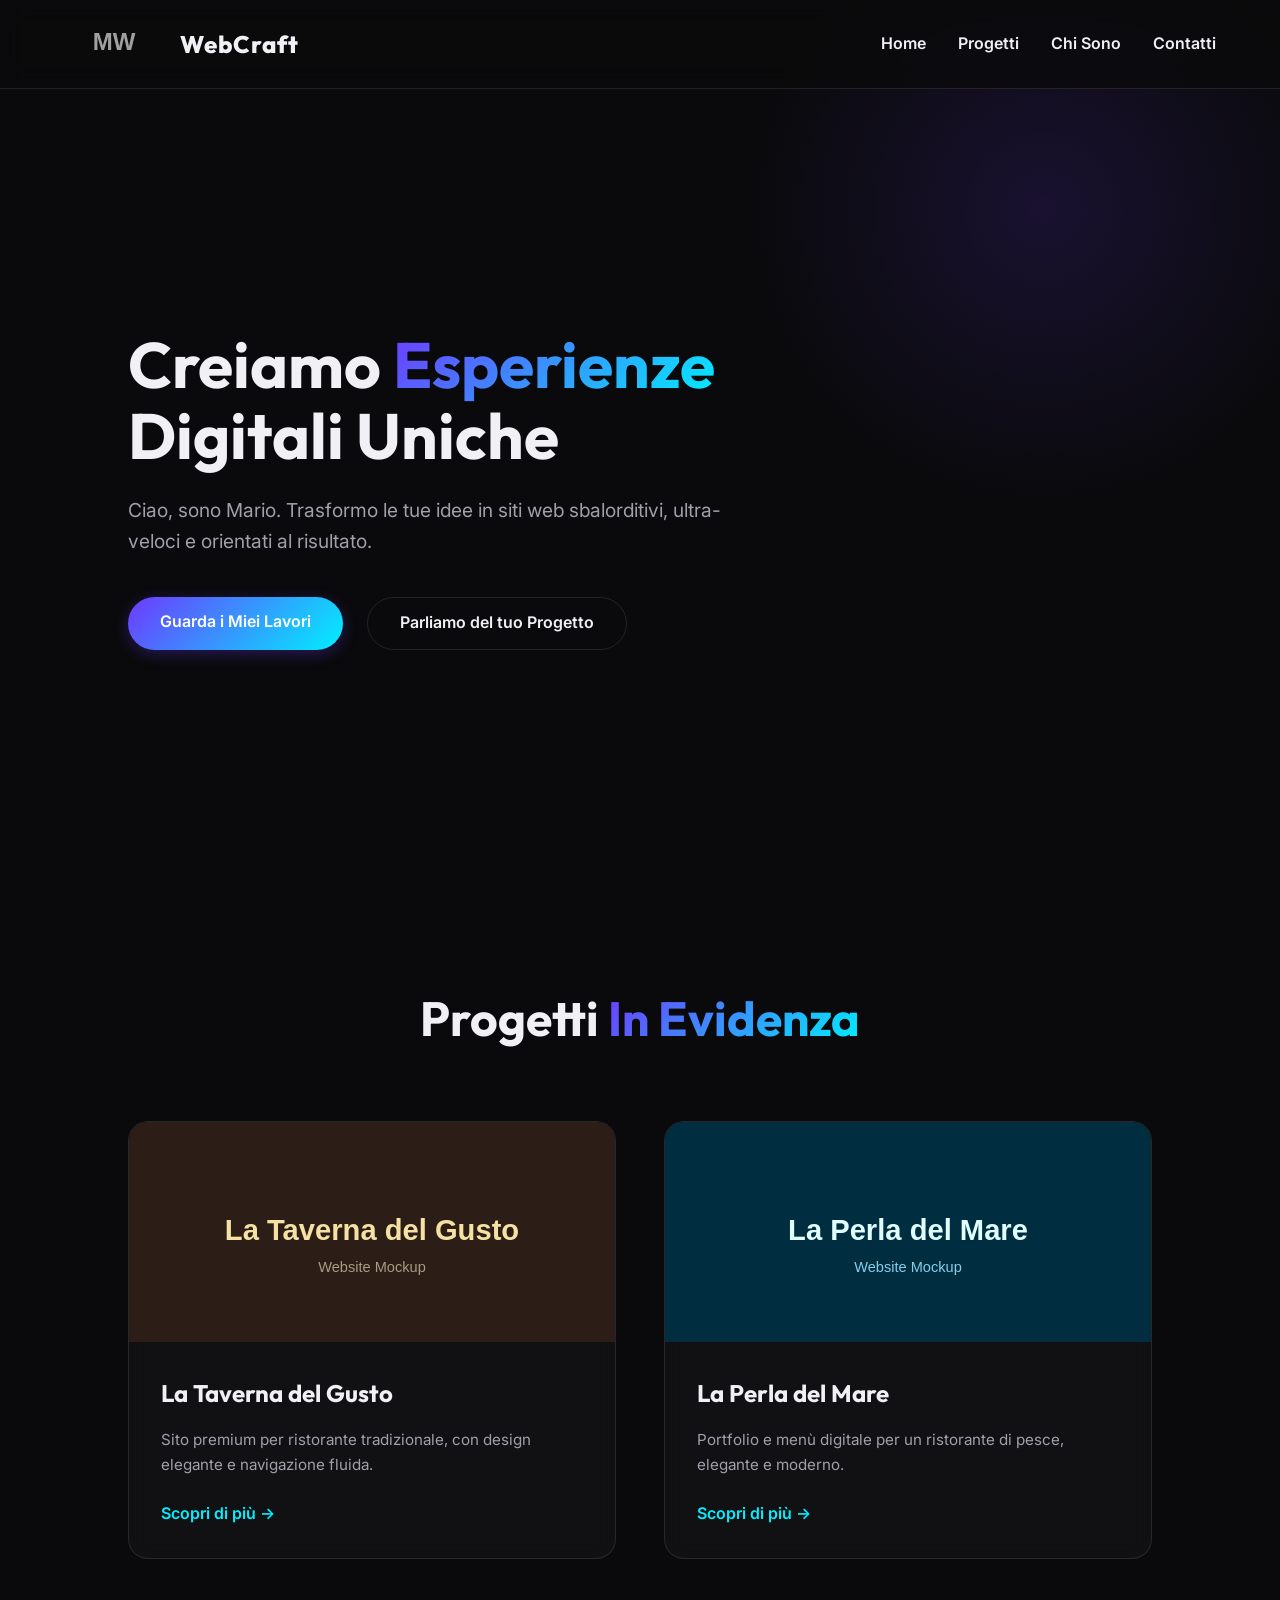
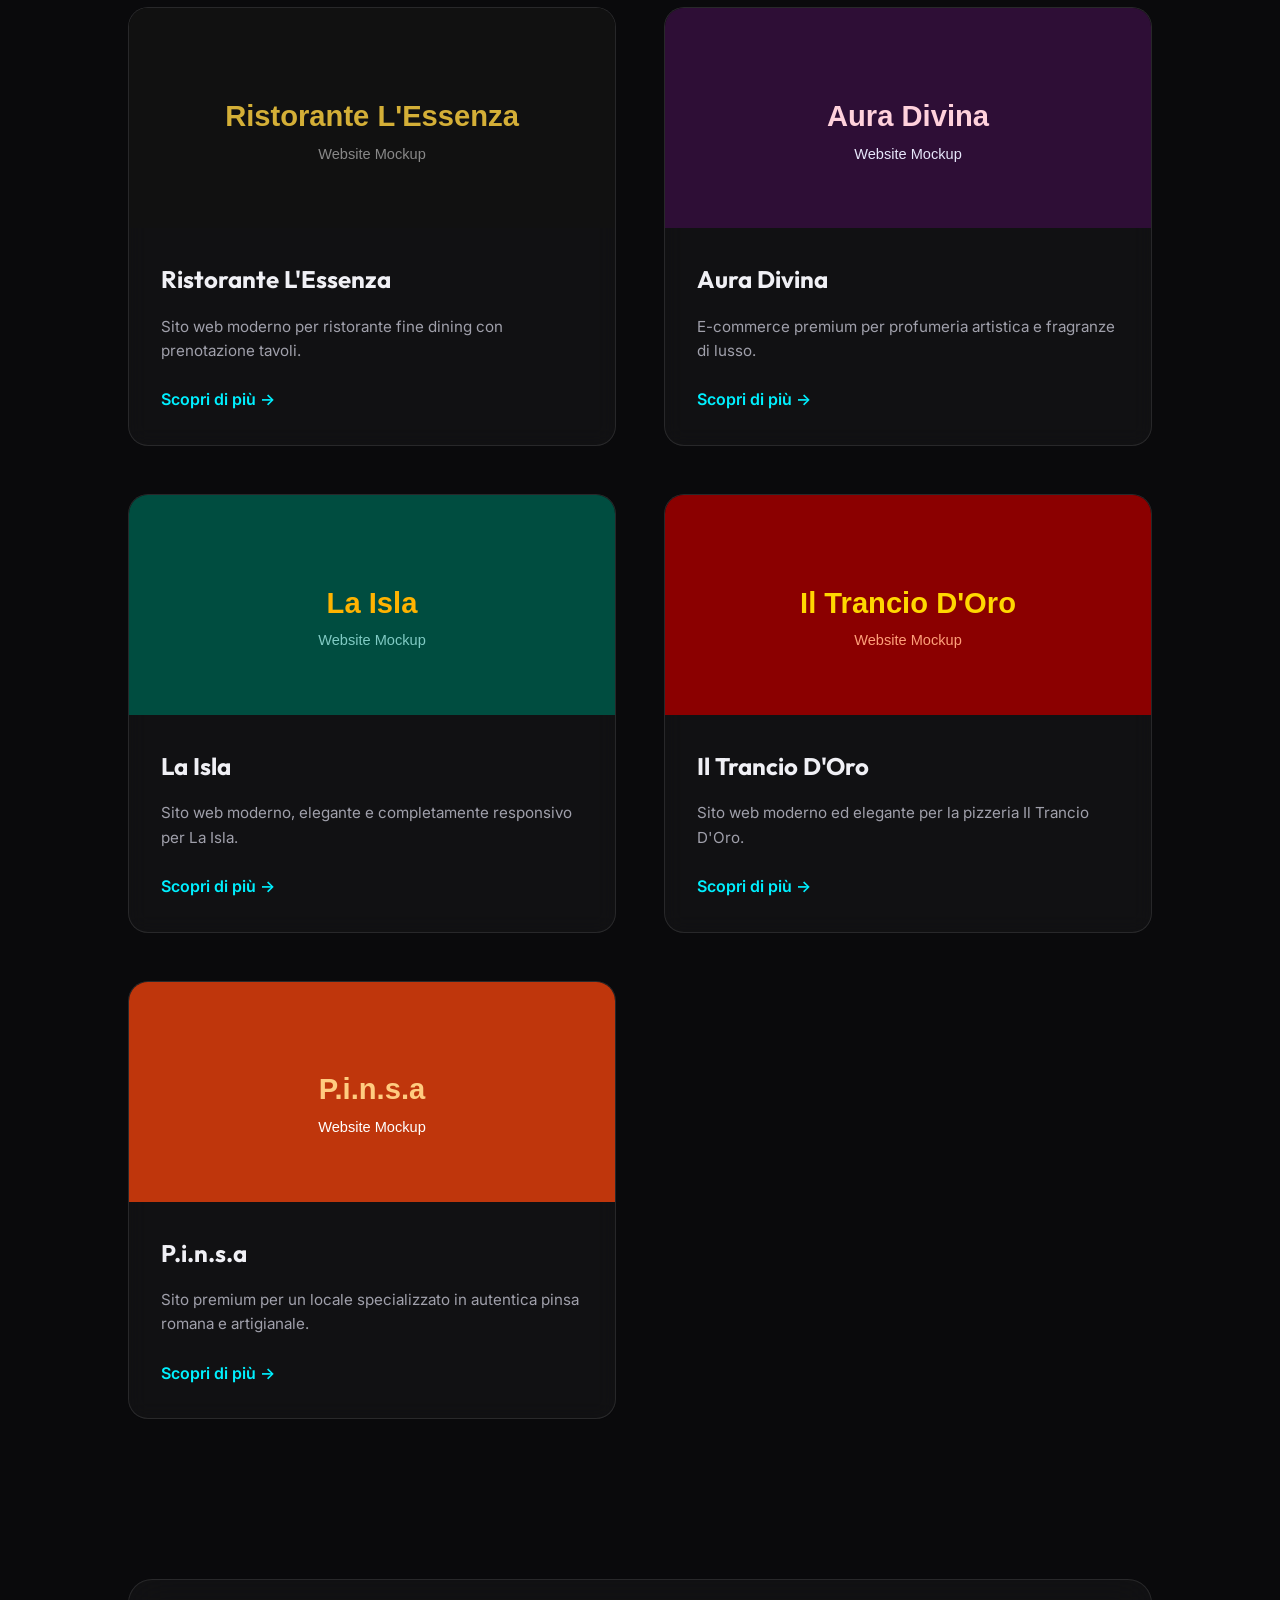
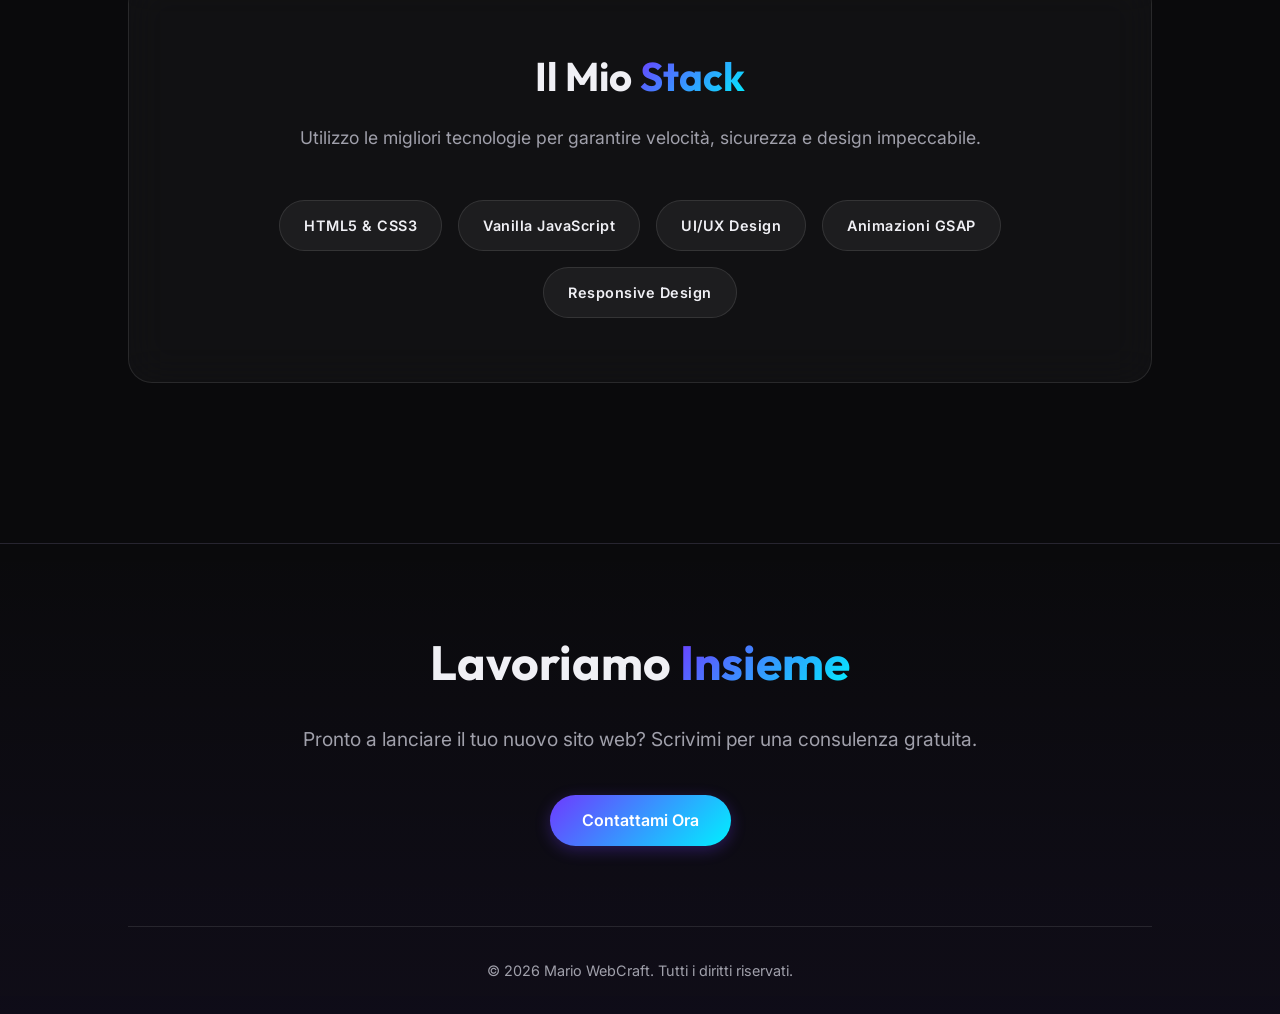
<file: MW WebCraft/index.html>
<!DOCTYPE html>
<html lang="it">

<head>
              <meta charset="UTF-8">
              <meta name="viewport" content="width=device-width, initial-scale=1.0">
              <title>Mario WebCraft | Web Designer & Developer</title>
              <meta name="description"
                            content="Portfolio di Mario, Web Designer e Sviluppatore specializzato in siti web moderni, reattivi e di grande impatto visivo.">
              <link rel="stylesheet" href="css/style.css">
              <link href="https://fonts.googleapis.com/css2?family=Inter:wght@300;400;600;800&family=Outfit:wght@400;700&display=swap"
                            rel="stylesheet">
</head>

<body>

              <!-- Navbar -->
              <nav class="navbar">
                            <div class="logo">
                                          <img src="images/logo.svg" alt="Mario WebCraft Logo" id="nav-logo">
                                          <span>WebCraft</span>
                            </div>
                            <ul class="nav-links">
                                          <li><a href="#home">Home</a></li>
                                          <li><a href="#projects">Progetti</a></li>
                                          <li><a href="#about">Chi Sono</a></li>
                                          <li><a href="#contact">Contatti</a></li>
                            </ul>
              </nav>

              <!-- Hero Section -->
              <section id="home" class="hero">
                            <div class="hero-content">
                                          <h1 class="hero-title">Creiamo <span class="gradient-text">Esperienze</span>
                                                        Digitali Uniche</h1>
                                          <p class="hero-subtitle">Ciao, sono Mario. Trasformo le tue idee in siti web
                                                        sbalorditivi, ultra-veloci e orientati al risultato.</p>
                                          <div class="hero-buttons">
                                                        <a href="#projects" class="btn btn-primary">Guarda i Miei
                                                                      Lavori</a>
                                                        <a href="#contact" class="btn btn-secondary">Parliamo del tuo
                                                                      Progetto</a>
                                          </div>
                            </div>
                            <div class="hero-visual">
                                          <div class="glass-orb"></div>
                                          <!-- Logo generated image will be placed near here or used in nav -->
                            </div>
              </section>

              <!-- Projects Section -->
              <section id="projects" class="projects-section">
                            <h2>Progetti <span class="gradient-text">In Evidenza</span></h2>
                            <div class="projects-grid">

                                          <!-- Project 1 -->
                                          <article class="project-card">
                                                        <div class="card-image-wrapper">
                                                                      <img src="images/taverna_gusto.svg"
                                                                                    alt="La Taverna del Gusto"
                                                                                    class="project-img">
                                                        </div>
                                                        <div class="project-info">
                                                                      <h3>La Taverna del Gusto</h3>
                                                                      <p>Sito premium per ristorante tradizionale, con
                                                                                    design elegante e navigazione
                                                                                    fluida.</p>
                                                                      <a href="https://trattoria-anticoborgo.onrender.com/"
                                                                                    class="project-link"
                                                                                    target="_blank">Scopri di più
                                                                                    &rarr;</a>
                                                        </div>
                                          </article>

                                          <!-- Project 2 -->
                                          <article class="project-card">
                                                        <div class="card-image-wrapper">
                                                                      <img src="images/perla_mare.svg"
                                                                                    alt="La Perla del Mare"
                                                                                    class="project-img">
                                                        </div>
                                                        <div class="project-info">
                                                                      <h3>La Perla del Mare</h3>
                                                                      <p>Portfolio e menù digitale per un ristorante di
                                                                                    pesce, elegante e moderno.</p>
                                                                      <a href="https://osteriadagaz-sito.onrender.com/"
                                                                                    class="project-link"
                                                                                    target="_blank">Scopri di più
                                                                                    &rarr;</a>
                                                        </div>
                                          </article>

                                          <!-- Project 3 -->
                                          <article class="project-card">
                                                        <div class="card-image-wrapper">
                                                                      <img src="images/ristorante_essenza.svg"
                                                                                    alt="Ristorante L'Essenza"
                                                                                    class="project-img">
                                                        </div>
                                                        <div class="project-info">
                                                                      <h3>Ristorante L'Essenza</h3>
                                                                      <p>Sito web moderno per ristorante fine dining con
                                                                                    prenotazione tavoli.</p>
                                                                      <a href="https://ristorante-l-essenza-mmq4.onrender.com/"
                                                                                    class="project-link"
                                                                                    target="_blank">Scopri di più
                                                                                    &rarr;</a>
                                                        </div>
                                          </article>

                                          <!-- Project 4 -->
                                          <article class="project-card">
                                                        <div class="card-image-wrapper">
                                                                      <img src="images/profumeria.svg" alt="Aura Divina"
                                                                                    class="project-img">
                                                        </div>
                                                        <div class="project-info">
                                                                      <h3>Aura Divina</h3>
                                                                      <p>E-commerce premium per profumeria artistica e
                                                                                    fragranze di lusso.</p>
                                                                      <a href="https://profumeria.onrender.com"
                                                                                    class="project-link"
                                                                                    target="_blank">Scopri di più
                                                                                    &rarr;</a>
                                                        </div>
                                          </article>

                                          <!-- Project 5 -->
                                          <article class="project-card">
                                                        <div class="card-image-wrapper">
                                                                      <img src="images/la_isla.svg" alt="La Isla"
                                                                                    class="project-img">
                                                        </div>
                                                        <div class="project-info">
                                                                      <h3>La Isla</h3>
                                                                      <p>Sito web moderno, elegante e completamente
                                                                                    responsivo per La Isla.</p>
                                                                      <a href="https://la-isla.onrender.com"
                                                                                    class="project-link"
                                                                                    target="_blank">Scopri di più
                                                                                    &rarr;</a>
                                                        </div>
                                          </article>

                                          <!-- Project 6 -->
                                          <article class="project-card">
                                                        <div class="card-image-wrapper">
                                                                      <img src="images/il_trancio_d_oro.svg"
                                                                                    alt="Il Trancio D'Oro"
                                                                                    class="project-img">
                                                        </div>
                                                        <div class="project-info">
                                                                      <h3>Il Trancio D'Oro</h3>
                                                                      <p>Sito web moderno ed elegante per la pizzeria
                                                                                    Il Trancio D'Oro.</p>
                                                                      <a href="https://sensounico.netlify.app/"
                                                                                    class="project-link"
                                                                                    target="_blank">Scopri di più
                                                                                    &rarr;</a>
                                                        </div>
                                          </article>

                                          <!-- Project 7 -->
                                          <article class="project-card">
                                                        <div class="card-image-wrapper">
                                                                      <img src="images/pinsa.svg"
                                                                                    alt="P.i.n.s.a"
                                                                                    class="project-img">
                                                        </div>
                                                        <div class="project-info">
                                                                      <h3>P.i.n.s.a</h3>
                                                                      <p>Sito premium per un locale specializzato in autentica pinsa romana e artigianale.</p>
                                                                      <a href="https://pinsa.netlify.app/"
                                                                                    class="project-link"
                                                                                    target="_blank">Scopri di più
                                                                                    &rarr;</a>
                                                        </div>
                                          </article>

                            </div>
              </section>

              <!-- About Section -->
              <section id="about" class="about-section">
                            <div class="about-container glass-panel">
                                          <h2>Il Mio <span class="gradient-text">Stack</span></h2>
                                          <p>Utilizzo le migliori tecnologie per garantire velocità, sicurezza e design
                                                        impeccabile.</p>
                                          <div class="skills-grid">
                                                        <div class="skill-tag">HTML5 & CSS3</div>
                                                        <div class="skill-tag">Vanilla JavaScript</div>
                                                        <div class="skill-tag">UI/UX Design</div>
                                                        <div class="skill-tag">Animazioni GSAP</div>
                                                        <div class="skill-tag">Responsive Design</div>
                                          </div>
                            </div>
              </section>

              <!-- Footer / Contact -->
              <footer id="contact" class="footer">
                            <div class="footer-content">
                                          <h2>Lavoriamo <span class="gradient-text">Insieme</span></h2>
                                          <p>Pronto a lanciare il tuo nuovo sito web? Scrivimi per una consulenza
                                                        gratuita.</p>
                                          <a href="mailto:mwwebcraft@gmail.com" class="btn btn-primary">Contattami
                                                        Ora</a>
                            </div>
                            <div class="footer-bottom">
                                          <p>&copy; 2026 Mario WebCraft. Tutti i diritti riservati.</p>
                            </div>
              </footer>

              <script src="js/main.js"></script>
</body>

</html>
</file>
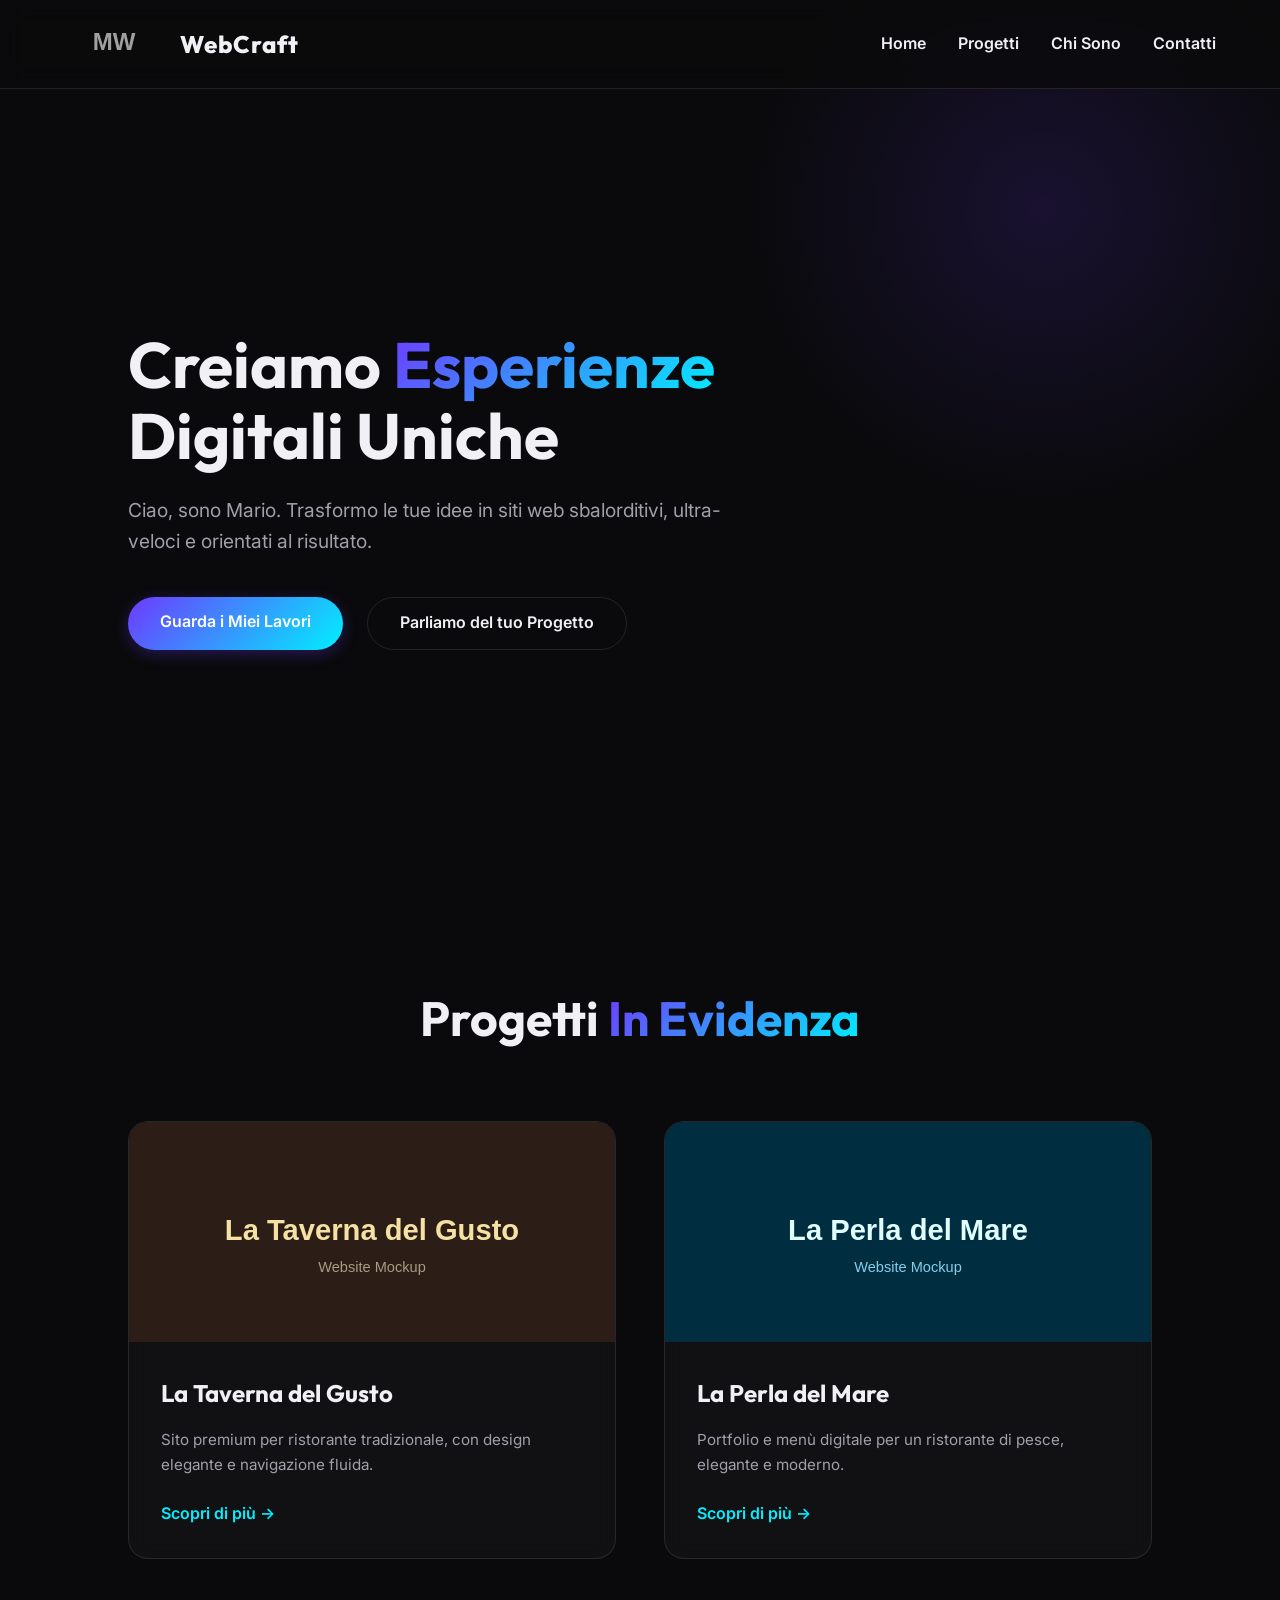
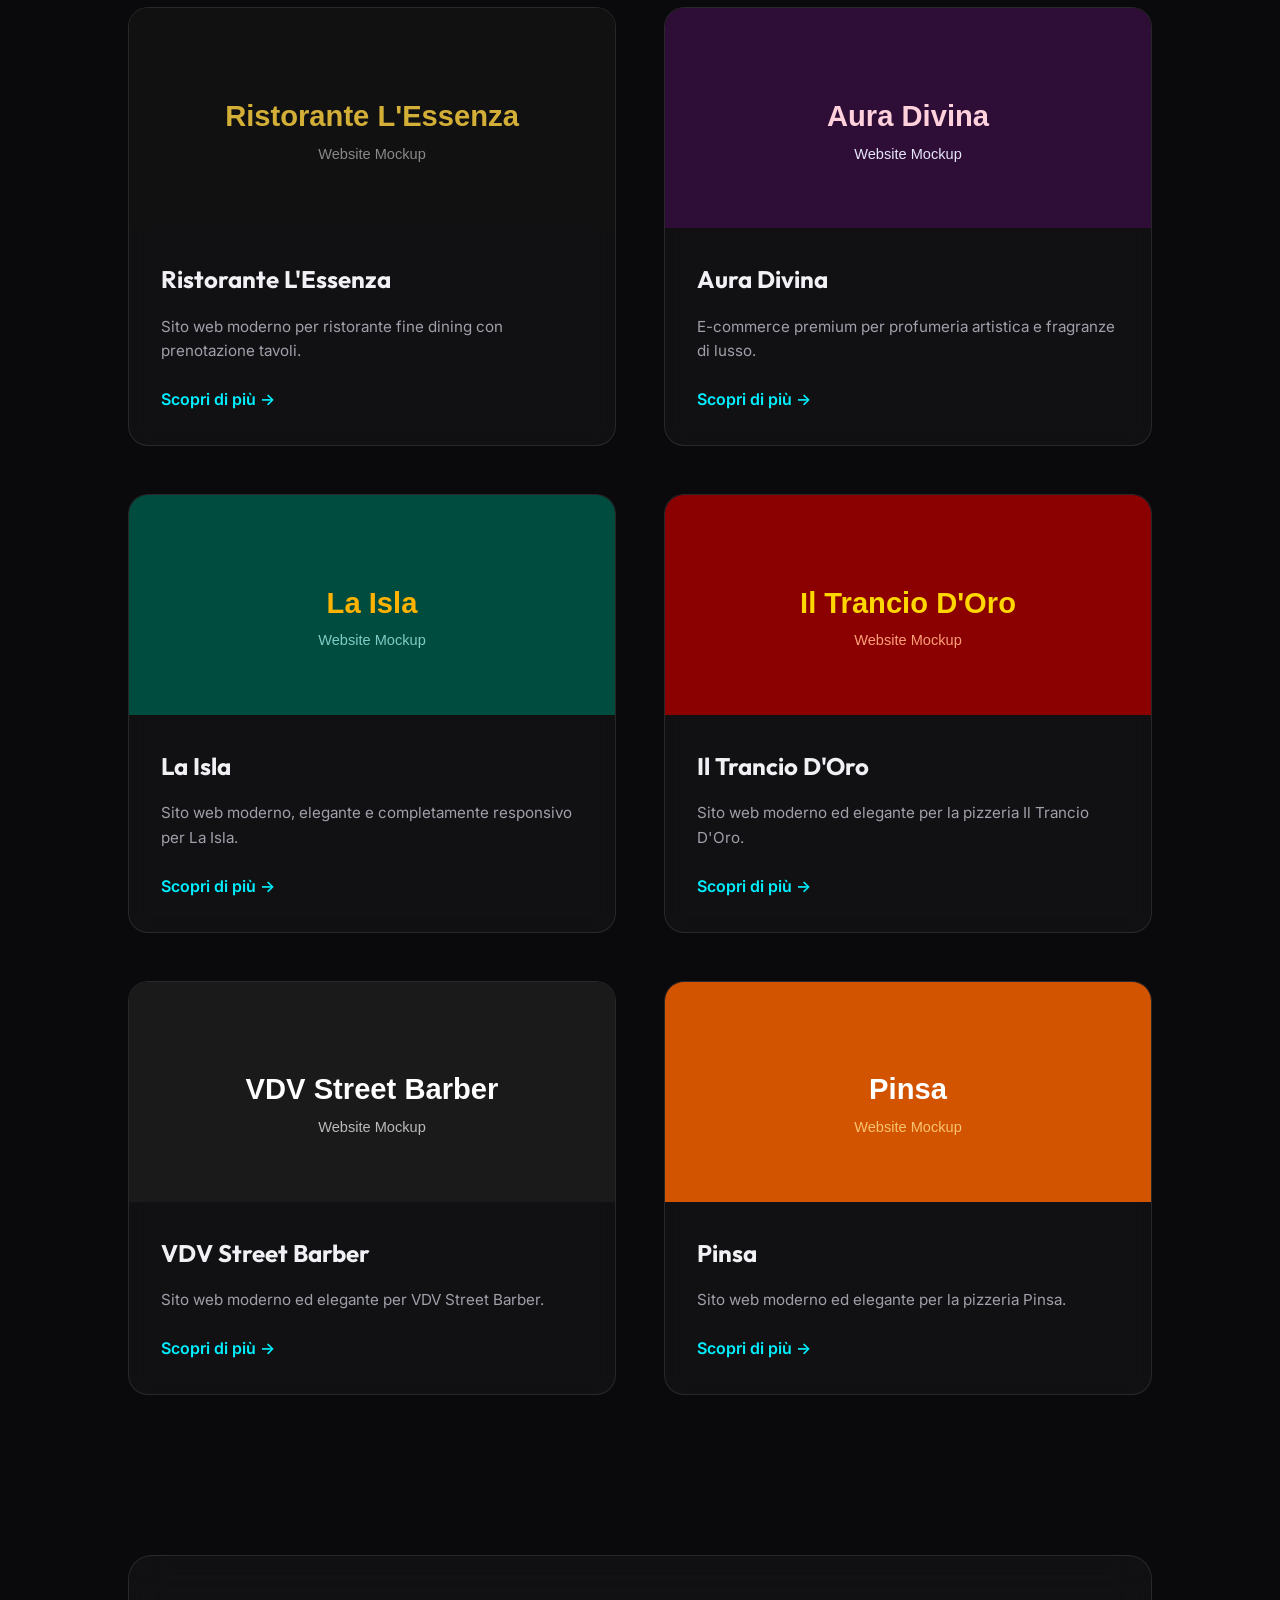
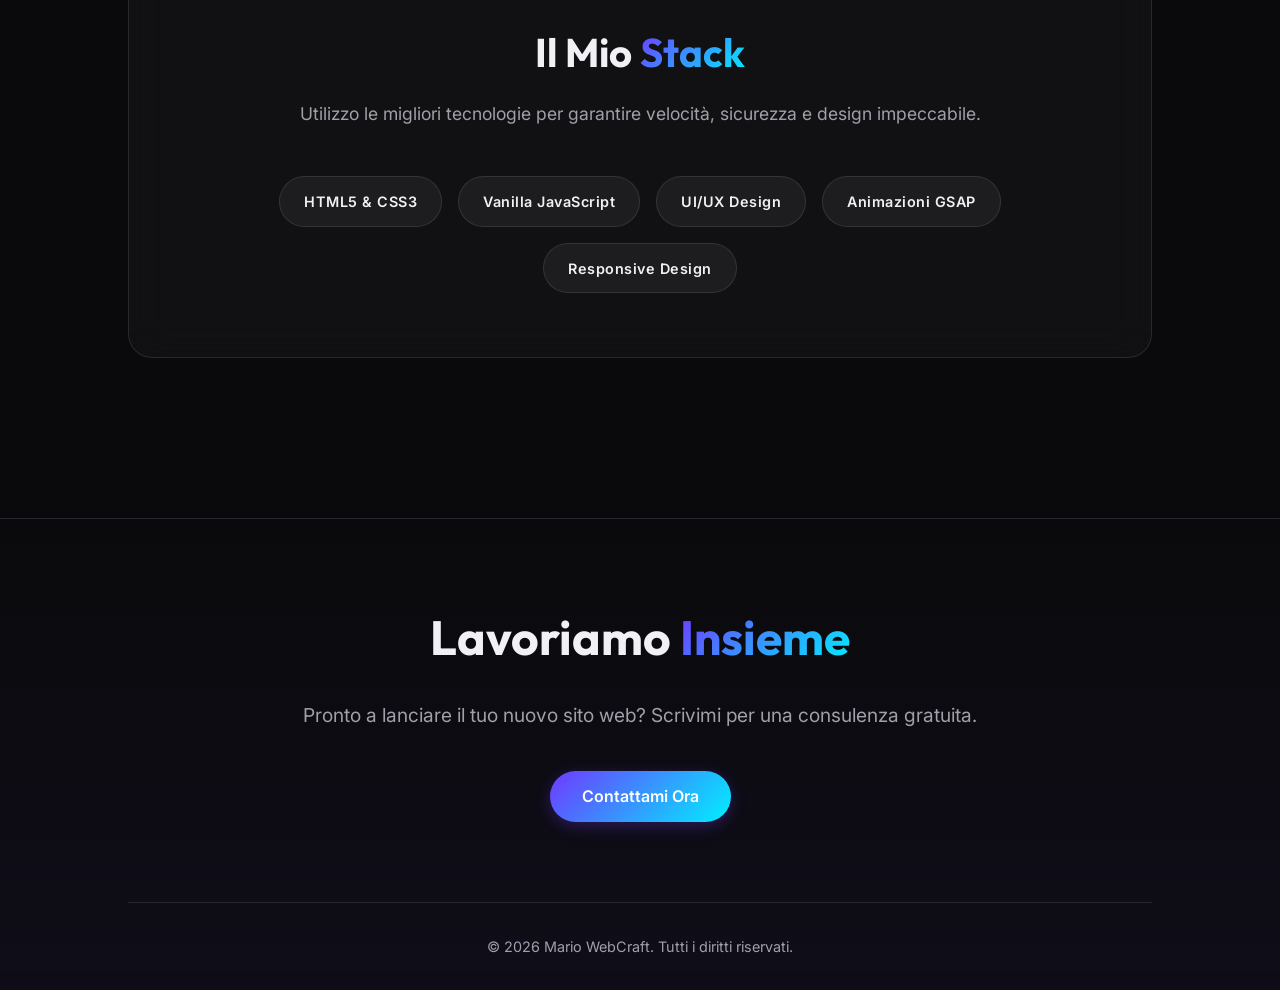
<file: portfolio/index.html>
<!DOCTYPE html>
<html lang="it">

<head>
              <meta charset="UTF-8">
              <meta name="viewport" content="width=device-width, initial-scale=1.0">
              <title>Mario WebCraft | Web Designer & Developer</title>
              <meta name="description"
                            content="Portfolio di Mario, Web Designer e Sviluppatore specializzato in siti web moderni, reattivi e di grande impatto visivo.">
              <link rel="stylesheet" href="css/style.css">
              <link href="https://fonts.googleapis.com/css2?family=Inter:wght@300;400;600;800&family=Outfit:wght@400;700&display=swap"
                            rel="stylesheet">
</head>

<body>

              <!-- Navbar -->
              <nav class="navbar">
                            <div class="logo">
                                          <img src="images/logo.svg" alt="Mario WebCraft Logo" id="nav-logo">
                                          <span>WebCraft</span>
                            </div>
                            <ul class="nav-links">
                                          <li><a href="#home">Home</a></li>
                                          <li><a href="#projects">Progetti</a></li>
                                          <li><a href="#about">Chi Sono</a></li>
                                          <li><a href="#contact">Contatti</a></li>
                            </ul>
              </nav>

              <!-- Hero Section -->
              <section id="home" class="hero">
                            <div class="hero-content">
                                          <h1 class="hero-title">Creiamo <span class="gradient-text">Esperienze</span>
                                                        Digitali Uniche</h1>
                                          <p class="hero-subtitle">Ciao, sono Mario. Trasformo le tue idee in siti web
                                                        sbalorditivi, ultra-veloci e orientati al risultato.</p>
                                          <div class="hero-buttons">
                                                        <a href="#projects" class="btn btn-primary">Guarda i Miei
                                                                      Lavori</a>
                                                        <a href="#contact" class="btn btn-secondary">Parliamo del tuo
                                                                      Progetto</a>
                                          </div>
                            </div>
                            <div class="hero-visual">
                                          <div class="glass-orb"></div>
                                          <!-- Logo generated image will be placed near here or used in nav -->
                            </div>
              </section>

              <!-- Projects Section -->
              <section id="projects" class="projects-section">
                            <h2>Progetti <span class="gradient-text">In Evidenza</span></h2>
                            <div class="projects-grid">

                                          <!-- Project 1 -->
                                          <article class="project-card">
                                                        <div class="card-image-wrapper">
                                                                      <img src="images/taverna_gusto.svg"
                                                                                    alt="La Taverna del Gusto"
                                                                                    class="project-img">
                                                        </div>
                                                        <div class="project-info">
                                                                      <h3>La Taverna del Gusto</h3>
                                                                      <p>Sito premium per ristorante tradizionale, con
                                                                                    design elegante e navigazione
                                                                                    fluida.</p>
                                                                      <a href="https://trattoria-anticoborgo.onrender.com/"
                                                                                    class="project-link"
                                                                                    target="_blank">Scopri di più
                                                                                    &rarr;</a>
                                                        </div>
                                          </article>

                                          <!-- Project 2 -->
                                          <article class="project-card">
                                                        <div class="card-image-wrapper">
                                                                      <img src="images/perla_mare.svg"
                                                                                    alt="La Perla del Mare"
                                                                                    class="project-img">
                                                        </div>
                                                        <div class="project-info">
                                                                      <h3>La Perla del Mare</h3>
                                                                      <p>Portfolio e menù digitale per un ristorante di
                                                                                    pesce, elegante e moderno.</p>
                                                                      <a href="https://osteriadagaz-sito.onrender.com/"
                                                                                    class="project-link"
                                                                                    target="_blank">Scopri di più
                                                                                    &rarr;</a>
                                                        </div>
                                          </article>

                                          <!-- Project 3 -->
                                          <article class="project-card">
                                                        <div class="card-image-wrapper">
                                                                      <img src="images/ristorante_essenza.svg"
                                                                                    alt="Ristorante L'Essenza"
                                                                                    class="project-img">
                                                        </div>
                                                        <div class="project-info">
                                                                      <h3>Ristorante L'Essenza</h3>
                                                                      <p>Sito web moderno per ristorante fine dining con
                                                                                    prenotazione tavoli.</p>
                                                                      <a href="https://ristorante-l-essenza-mmq4.onrender.com/"
                                                                                    class="project-link"
                                                                                    target="_blank">Scopri di più
                                                                                    &rarr;</a>
                                                        </div>
                                          </article>

                                          <!-- Project 4 -->
                                          <article class="project-card">
                                                        <div class="card-image-wrapper">
                                                                      <img src="images/profumeria.svg" alt="Aura Divina"
                                                                                    class="project-img">
                                                        </div>
                                                        <div class="project-info">
                                                                      <h3>Aura Divina</h3>
                                                                      <p>E-commerce premium per profumeria artistica e
                                                                                    fragranze di lusso.</p>
                                                                      <a href="https://profumeria.onrender.com"
                                                                                    class="project-link"
                                                                                    target="_blank">Scopri di più
                                                                                    &rarr;</a>
                                                        </div>
                                          </article>

                                          <!-- Project 5 -->
                                          <article class="project-card">
                                                        <div class="card-image-wrapper">
                                                                      <img src="images/la_isla.svg" alt="La Isla"
                                                                                    class="project-img">
                                                        </div>
                                                        <div class="project-info">
                                                                      <h3>La Isla</h3>
                                                                      <p>Sito web moderno, elegante e completamente
                                                                                    responsivo per La Isla.</p>
                                                                      <a href="https://la-isla.onrender.com"
                                                                                    class="project-link"
                                                                                    target="_blank">Scopri di più
                                                                                    &rarr;</a>
                                                        </div>
                                          </article>

                                          <!-- Project 6 -->
                                          <article class="project-card">
                                                        <div class="card-image-wrapper">
                                                                      <img src="images/il_trancio_d_oro.svg"
                                                                                    alt="Il Trancio D'Oro"
                                                                                    class="project-img">
                                                        </div>
                                                        <div class="project-info">
                                                                      <h3>Il Trancio D'Oro</h3>
                                                                      <p>Sito web moderno ed elegante per la pizzeria
                                                                                    Il Trancio D'Oro.</p>
                                                                      <a href="https://sensounico.netlify.app/"
                                                                                    class="project-link"
                                                                                    target="_blank">Scopri di più
                                                                                    &rarr;</a>
                                                        </div>
                                          </article>

                                          <!-- Project 7 -->
                                          <article class="project-card">
                                                        <div class="card-image-wrapper">
                                                                      <img src="images/vdv_street_barber.svg"
                                                                                    alt="VDV Street Barber"
                                                                                    class="project-img">
                                                        </div>
                                                        <div class="project-info">
                                                                      <h3>VDV Street Barber</h3>
                                                                      <p>Sito web moderno ed elegante per VDV Street Barber.</p>
                                                                      <a href="https://vdvstreetbarber.netlify.app/"
                                                                                    class="project-link"
                                                                                    target="_blank">Scopri di più
                                                                                    &rarr;</a>
                                                        </div>
                                          </article>

                                          <!-- Project 8 -->
                                          <article class="project-card">
                                                        <div class="card-image-wrapper">
                                                                      <img src="images/pinsa.svg"
                                                                                    alt="Pinsa"
                                                                                    class="project-img">
                                                        </div>
                                                        <div class="project-info">
                                                                      <h3>Pinsa</h3>
                                                                      <p>Sito web moderno ed elegante per la pizzeria Pinsa.</p>
                                                                      <a href="https://pinsa.netlify.app/"
                                                                                    class="project-link"
                                                                                    target="_blank">Scopri di più
                                                                                    &rarr;</a>
                                                        </div>
                                          </article>

                            </div>
              </section>

              <!-- About Section -->
              <section id="about" class="about-section">
                            <div class="about-container glass-panel">
                                          <h2>Il Mio <span class="gradient-text">Stack</span></h2>
                                          <p>Utilizzo le migliori tecnologie per garantire velocità, sicurezza e design
                                                        impeccabile.</p>
                                          <div class="skills-grid">
                                                        <div class="skill-tag">HTML5 & CSS3</div>
                                                        <div class="skill-tag">Vanilla JavaScript</div>
                                                        <div class="skill-tag">UI/UX Design</div>
                                                        <div class="skill-tag">Animazioni GSAP</div>
                                                        <div class="skill-tag">Responsive Design</div>
                                          </div>
                            </div>
              </section>

              <!-- Footer / Contact -->
              <footer id="contact" class="footer">
                            <div class="footer-content">
                                          <h2>Lavoriamo <span class="gradient-text">Insieme</span></h2>
                                          <p>Pronto a lanciare il tuo nuovo sito web? Scrivimi per una consulenza
                                                        gratuita.</p>
                                          <a href="mailto:mwwebcraft@gmail.com" class="btn btn-primary">Contattami
                                                        Ora</a>
                            </div>
                            <div class="footer-bottom">
                                          <p>&copy; 2026 Mario WebCraft. Tutti i diritti riservati.</p>
                            </div>
              </footer>

              <script src="js/main.js"></script>
</body>

</html>
</file>
<file: MW WebCraft/css/style.css>
/* 
    Premium Dark Theme / Glassmorphism Design
*/

:root {
              --bg-dark: #0a0a0c;
              --bg-card: rgba(255, 255, 255, 0.03);
              --border-color: rgba(255, 255, 255, 0.1);

              --text-main: #f0f0f5;
              --text-muted: #a0a0ab;

              --accent-1: #6E3AFF;
              /* Vibrant purple */
              --accent-2: #00F0FF;
              /* Cyan */

              --gradient-primary: linear-gradient(135deg, var(--accent-1), var(--accent-2));

              --font-heading: 'Outfit', sans-serif;
              --font-body: 'Inter', sans-serif;
}

* {
              margin: 0;
              padding: 0;
              box-sizing: border-box;
              scroll-behavior: smooth;
}

body {
              background-color: var(--bg-dark);
              color: var(--text-main);
              font-family: var(--font-body);
              line-height: 1.6;
              overflow-x: hidden;
}

/* Typography elements */
h1,
h2,
h3,
h4 {
              font-family: var(--font-heading);
              font-weight: 700;
}

.gradient-text {
              background: var(--gradient-primary);
              -webkit-background-clip: text;
              -webkit-text-fill-color: transparent;
              background-clip: text;
}

/* Navbar */
.navbar {
              position: fixed;
              top: 0;
              width: 100%;
              padding: 1.5rem 5%;
              display: flex;
              justify-content: space-between;
              align-items: center;
              backdrop-filter: blur(12px);
              -webkit-backdrop-filter: blur(12px);
              background: rgba(10, 10, 12, 0.8);
              border-bottom: 1px solid var(--border-color);
              z-index: 100;
}

.logo {
              display: flex;
              align-items: center;
              gap: 1rem;
              font-family: var(--font-heading);
              font-size: 1.5rem;
              font-weight: 800;
              letter-spacing: 1px;
}

.logo img {
              height: 40px;
              width: auto;
              border-radius: 8px;
}

.nav-links {
              list-style: none;
              display: flex;
              gap: 2rem;
}

.nav-links a {
              color: var(--text-main);
              text-decoration: none;
              font-weight: 600;
              transition: color 0.3s ease;
}

.nav-links a:hover {
              color: var(--accent-2);
}

/* Buttons */
.btn {
              display: inline-block;
              padding: 0.8rem 2rem;
              border-radius: 50px;
              font-weight: 600;
              text-decoration: none;
              transition: all 0.3s ease;
              cursor: pointer;
}

.btn-primary {
              background: var(--gradient-primary);
              color: #fff;
              border: none;
              box-shadow: 0 4px 15px rgba(110, 58, 255, 0.3);
}

.btn-primary:hover {
              transform: translateY(-2px);
              box-shadow: 0 6px 20px rgba(110, 58, 255, 0.5);
}

.btn-secondary {
              background: transparent;
              color: var(--text-main);
              border: 1px solid var(--border-color);
}

.btn-secondary:hover {
              background: var(--bg-card);
              border-color: var(--text-main);
}

/* Hero Section */
.hero {
              min-height: 100vh;
              display: flex;
              align-items: center;
              justify-content: space-between;
              padding: 0 10%;
              padding-top: 80px;
              position: relative;
              overflow: hidden;
}

.hero::before {
              content: '';
              position: absolute;
              top: -10%;
              right: -5%;
              width: 600px;
              height: 600px;
              background: radial-gradient(circle, rgba(110, 58, 255, 0.15) 0%, rgba(10, 10, 12, 0) 70%);
              z-index: -1;
}

.hero-content {
              max-width: 600px;
}

.hero-title {
              font-size: 4rem;
              line-height: 1.1;
              margin-bottom: 1.5rem;
}

.hero-subtitle {
              font-size: 1.2rem;
              color: var(--text-muted);
              margin-bottom: 2.5rem;
}

.hero-buttons {
              display: flex;
              gap: 1.5rem;
}

/* Projects Section */
.projects-section {
              padding: 5rem 10%;
}

.projects-section h2 {
              font-size: 3rem;
              text-align: center;
              margin-bottom: 4rem;
}

.projects-grid {
              display: grid;
              grid-template-columns: repeat(auto-fit, minmax(320px, 1fr));
              gap: 3rem;
}

.project-card {
              background: var(--bg-card);
              border: 1px solid var(--border-color);
              border-radius: 20px;
              overflow: hidden;
              backdrop-filter: blur(10px);
              transition: transform 0.4s ease, box-shadow 0.4s ease;
}

.project-card:hover {
              transform: translateY(-10px);
              box-shadow: 0 10px 30px rgba(0, 0, 0, 0.5);
              border-color: rgba(255, 255, 255, 0.2);
}

.card-image-wrapper {
              width: 100%;
              height: 220px;
              overflow: hidden;
              background: #111;
}

.project-img {
              width: 100%;
              height: 100%;
              object-fit: cover;
              transition: transform 0.6s ease;
}

.project-card:hover .project-img {
              transform: scale(1.05);
}

.project-info {
              padding: 2rem;
}

.project-info h3 {
              font-size: 1.5rem;
              margin-bottom: 1rem;
}

.project-info p {
              color: var(--text-muted);
              margin-bottom: 1.5rem;
              font-size: 0.95rem;
}

.project-link {
              color: var(--accent-2);
              text-decoration: none;
              font-weight: 600;
              display: flex;
              align-items: center;
              transition: gap 0.3s ease;
}

.project-link:hover {
              gap: 10px;
              /* Slight arrow push effect */
}

/* About / Skills Section */
.about-section {
              padding: 5rem 10%;
}

.glass-panel {
              background: var(--bg-card);
              border: 1px solid var(--border-color);
              border-radius: 24px;
              padding: 4rem;
              text-align: center;
              backdrop-filter: blur(20px);
}

.glass-panel h2 {
              font-size: 2.5rem;
              margin-bottom: 1rem;
}

.glass-panel p {
              color: var(--text-muted);
              font-size: 1.1rem;
              margin-bottom: 3rem;
}

.skills-grid {
              display: flex;
              flex-wrap: wrap;
              justify-content: center;
              gap: 1rem;
}

.skill-tag {
              background: rgba(255, 255, 255, 0.05);
              border: 1px solid var(--border-color);
              padding: 0.8rem 1.5rem;
              border-radius: 50px;
              font-size: 0.9rem;
              font-weight: 600;
              letter-spacing: 0.5px;
              transition: all 0.3s ease;
}

.skill-tag:hover {
              background: var(--gradient-primary);
              border-color: transparent;
              color: #fff;
}

/* Footer */
.footer {
              padding: 5rem 10% 2rem;
              text-align: center;
              border-top: 1px solid var(--border-color);
              margin-top: 5rem;
              background: linear-gradient(to top, rgba(110, 58, 255, 0.05), transparent);
}

.footer-content h2 {
              font-size: 3rem;
              margin-bottom: 1.5rem;
}

.footer-content p {
              color: var(--text-muted);
              margin-bottom: 2.5rem;
              font-size: 1.2rem;
}

.footer-bottom {
              margin-top: 5rem;
              padding-top: 2rem;
              border-top: 1px solid var(--border-color);
              color: var(--text-muted);
              font-size: 0.9rem;
}

/* Responsive */
@media (max-width: 768px) {
              .hero {
                            flex-direction: column;
                            justify-content: center;
                            text-align: center;
                            padding-top: 120px;
              }

              .hero-title {
                            font-size: 2.8rem;
              }

              .hero-buttons {
                            justify-content: center;
                            flex-direction: column;
              }

              .nav-links {
                            display: none;
              }

              .glass-panel {
                            padding: 2rem;
              }
}
</file>
<file: portfolio/css/style.css>
/* 
    Premium Dark Theme / Glassmorphism Design
*/

:root {
              --bg-dark: #0a0a0c;
              --bg-card: rgba(255, 255, 255, 0.03);
              --border-color: rgba(255, 255, 255, 0.1);

              --text-main: #f0f0f5;
              --text-muted: #a0a0ab;

              --accent-1: #6E3AFF;
              /* Vibrant purple */
              --accent-2: #00F0FF;
              /* Cyan */

              --gradient-primary: linear-gradient(135deg, var(--accent-1), var(--accent-2));

              --font-heading: 'Outfit', sans-serif;
              --font-body: 'Inter', sans-serif;
}

* {
              margin: 0;
              padding: 0;
              box-sizing: border-box;
              scroll-behavior: smooth;
}

body {
              background-color: var(--bg-dark);
              color: var(--text-main);
              font-family: var(--font-body);
              line-height: 1.6;
              overflow-x: hidden;
}

/* Typography elements */
h1,
h2,
h3,
h4 {
              font-family: var(--font-heading);
              font-weight: 700;
}

.gradient-text {
              background: var(--gradient-primary);
              -webkit-background-clip: text;
              -webkit-text-fill-color: transparent;
              background-clip: text;
}

/* Navbar */
.navbar {
              position: fixed;
              top: 0;
              width: 100%;
              padding: 1.5rem 5%;
              display: flex;
              justify-content: space-between;
              align-items: center;
              backdrop-filter: blur(12px);
              -webkit-backdrop-filter: blur(12px);
              background: rgba(10, 10, 12, 0.8);
              border-bottom: 1px solid var(--border-color);
              z-index: 100;
}

.logo {
              display: flex;
              align-items: center;
              gap: 1rem;
              font-family: var(--font-heading);
              font-size: 1.5rem;
              font-weight: 800;
              letter-spacing: 1px;
}

.logo img {
              height: 40px;
              width: auto;
              border-radius: 8px;
}

.nav-links {
              list-style: none;
              display: flex;
              gap: 2rem;
}

.nav-links a {
              color: var(--text-main);
              text-decoration: none;
              font-weight: 600;
              transition: color 0.3s ease;
}

.nav-links a:hover {
              color: var(--accent-2);
}

/* Buttons */
.btn {
              display: inline-block;
              padding: 0.8rem 2rem;
              border-radius: 50px;
              font-weight: 600;
              text-decoration: none;
              transition: all 0.3s ease;
              cursor: pointer;
}

.btn-primary {
              background: var(--gradient-primary);
              color: #fff;
              border: none;
              box-shadow: 0 4px 15px rgba(110, 58, 255, 0.3);
}

.btn-primary:hover {
              transform: translateY(-2px);
              box-shadow: 0 6px 20px rgba(110, 58, 255, 0.5);
}

.btn-secondary {
              background: transparent;
              color: var(--text-main);
              border: 1px solid var(--border-color);
}

.btn-secondary:hover {
              background: var(--bg-card);
              border-color: var(--text-main);
}

/* Hero Section */
.hero {
              min-height: 100vh;
              display: flex;
              align-items: center;
              justify-content: space-between;
              padding: 0 10%;
              padding-top: 80px;
              position: relative;
              overflow: hidden;
}

.hero::before {
              content: '';
              position: absolute;
              top: -10%;
              right: -5%;
              width: 600px;
              height: 600px;
              background: radial-gradient(circle, rgba(110, 58, 255, 0.15) 0%, rgba(10, 10, 12, 0) 70%);
              z-index: -1;
}

.hero-content {
              max-width: 600px;
}

.hero-title {
              font-size: 4rem;
              line-height: 1.1;
              margin-bottom: 1.5rem;
}

.hero-subtitle {
              font-size: 1.2rem;
              color: var(--text-muted);
              margin-bottom: 2.5rem;
}

.hero-buttons {
              display: flex;
              gap: 1.5rem;
}

/* Projects Section */
.projects-section {
              padding: 5rem 10%;
}

.projects-section h2 {
              font-size: 3rem;
              text-align: center;
              margin-bottom: 4rem;
}

.projects-grid {
              display: grid;
              grid-template-columns: repeat(auto-fit, minmax(320px, 1fr));
              gap: 3rem;
}

.project-card {
              background: var(--bg-card);
              border: 1px solid var(--border-color);
              border-radius: 20px;
              overflow: hidden;
              backdrop-filter: blur(10px);
              transition: transform 0.4s ease, box-shadow 0.4s ease;
}

.project-card:hover {
              transform: translateY(-10px);
              box-shadow: 0 10px 30px rgba(0, 0, 0, 0.5);
              border-color: rgba(255, 255, 255, 0.2);
}

.card-image-wrapper {
              width: 100%;
              height: 220px;
              overflow: hidden;
              background: #111;
}

.project-img {
              width: 100%;
              height: 100%;
              object-fit: cover;
              transition: transform 0.6s ease;
}

.project-card:hover .project-img {
              transform: scale(1.05);
}

.project-info {
              padding: 2rem;
}

.project-info h3 {
              font-size: 1.5rem;
              margin-bottom: 1rem;
}

.project-info p {
              color: var(--text-muted);
              margin-bottom: 1.5rem;
              font-size: 0.95rem;
}

.project-link {
              color: var(--accent-2);
              text-decoration: none;
              font-weight: 600;
              display: flex;
              align-items: center;
              transition: gap 0.3s ease;
}

.project-link:hover {
              gap: 10px;
              /* Slight arrow push effect */
}

/* About / Skills Section */
.about-section {
              padding: 5rem 10%;
}

.glass-panel {
              background: var(--bg-card);
              border: 1px solid var(--border-color);
              border-radius: 24px;
              padding: 4rem;
              text-align: center;
              backdrop-filter: blur(20px);
}

.glass-panel h2 {
              font-size: 2.5rem;
              margin-bottom: 1rem;
}

.glass-panel p {
              color: var(--text-muted);
              font-size: 1.1rem;
              margin-bottom: 3rem;
}

.skills-grid {
              display: flex;
              flex-wrap: wrap;
              justify-content: center;
              gap: 1rem;
}

.skill-tag {
              background: rgba(255, 255, 255, 0.05);
              border: 1px solid var(--border-color);
              padding: 0.8rem 1.5rem;
              border-radius: 50px;
              font-size: 0.9rem;
              font-weight: 600;
              letter-spacing: 0.5px;
              transition: all 0.3s ease;
}

.skill-tag:hover {
              background: var(--gradient-primary);
              border-color: transparent;
              color: #fff;
}

/* Footer */
.footer {
              padding: 5rem 10% 2rem;
              text-align: center;
              border-top: 1px solid var(--border-color);
              margin-top: 5rem;
              background: linear-gradient(to top, rgba(110, 58, 255, 0.05), transparent);
}

.footer-content h2 {
              font-size: 3rem;
              margin-bottom: 1.5rem;
}

.footer-content p {
              color: var(--text-muted);
              margin-bottom: 2.5rem;
              font-size: 1.2rem;
}

.footer-bottom {
              margin-top: 5rem;
              padding-top: 2rem;
              border-top: 1px solid var(--border-color);
              color: var(--text-muted);
              font-size: 0.9rem;
}

/* Responsive */
@media (max-width: 768px) {
              .hero {
                            flex-direction: column;
                            justify-content: center;
                            text-align: center;
                            padding-top: 120px;
              }

              .hero-title {
                            font-size: 2.8rem;
              }

              .hero-buttons {
                            justify-content: center;
                            flex-direction: column;
              }

              .nav-links {
                            display: none;
              }

              .glass-panel {
                            padding: 2rem;
              }
}
</file>
